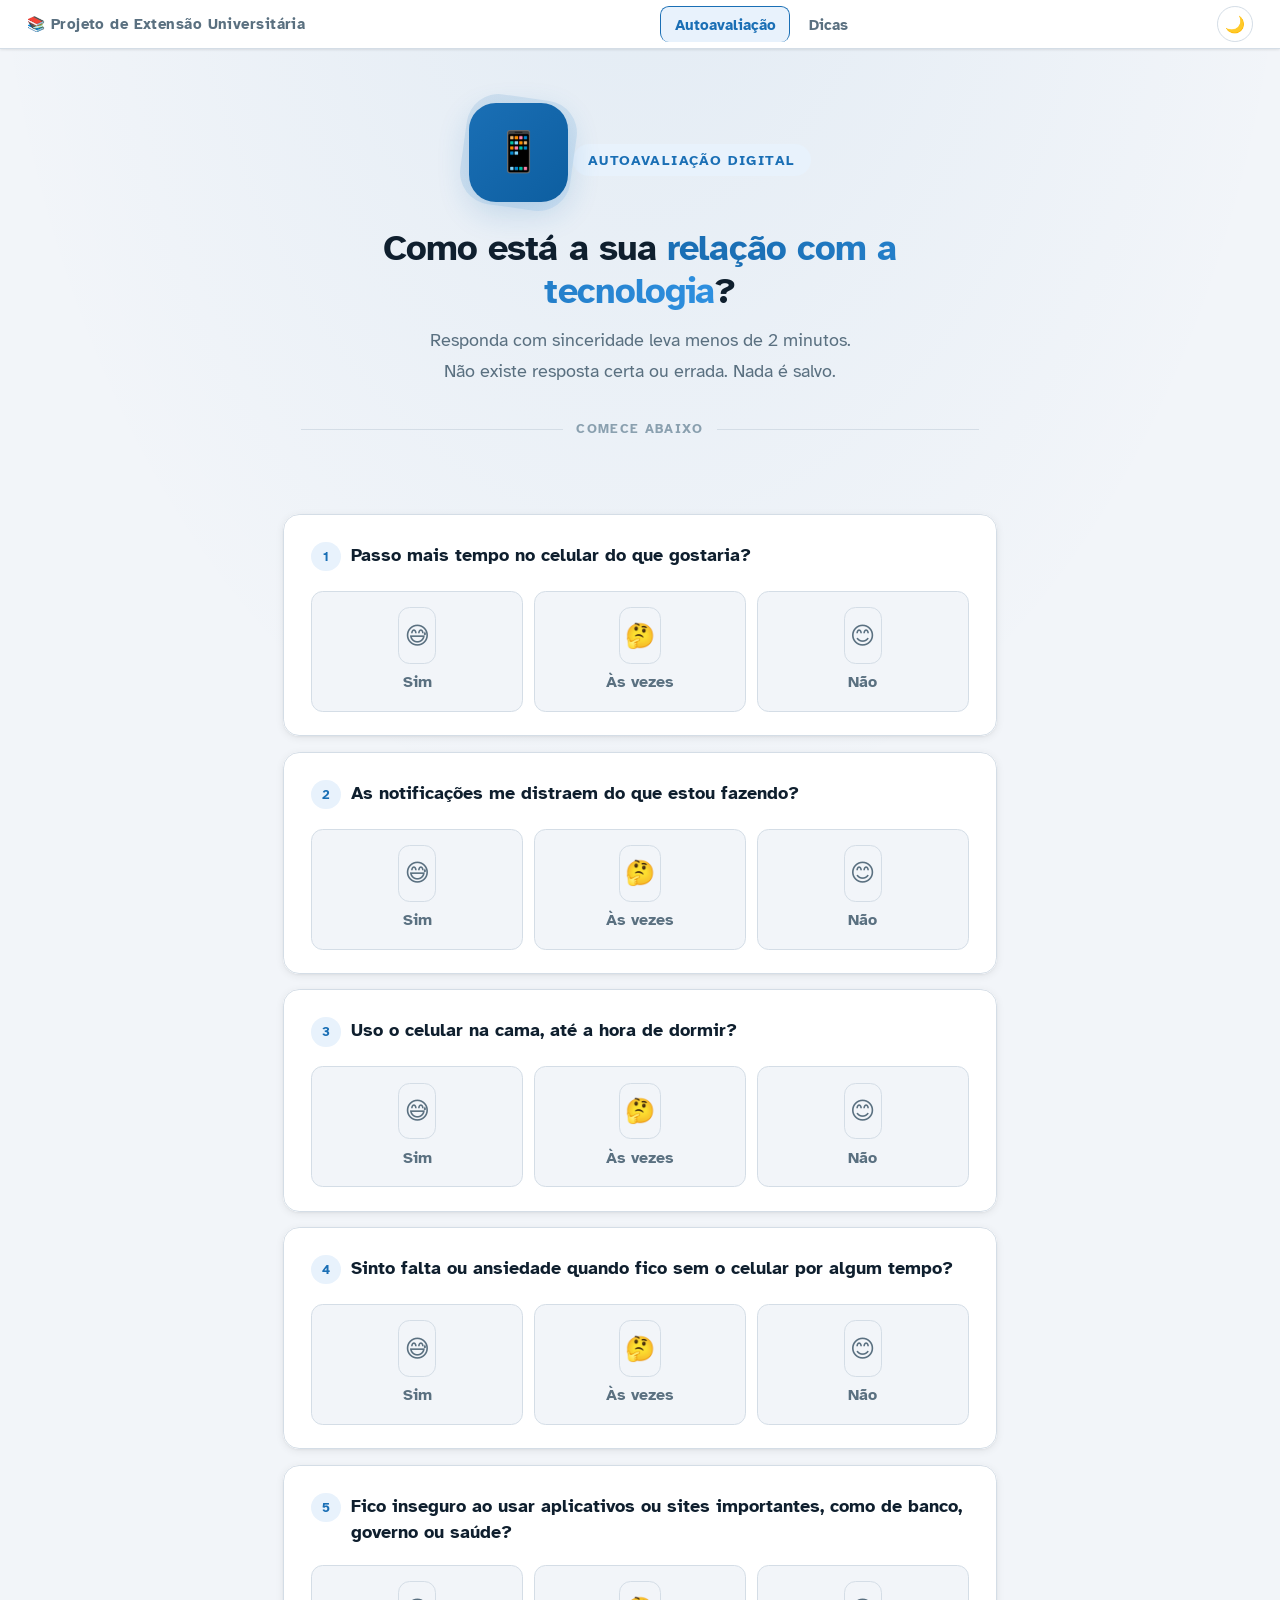
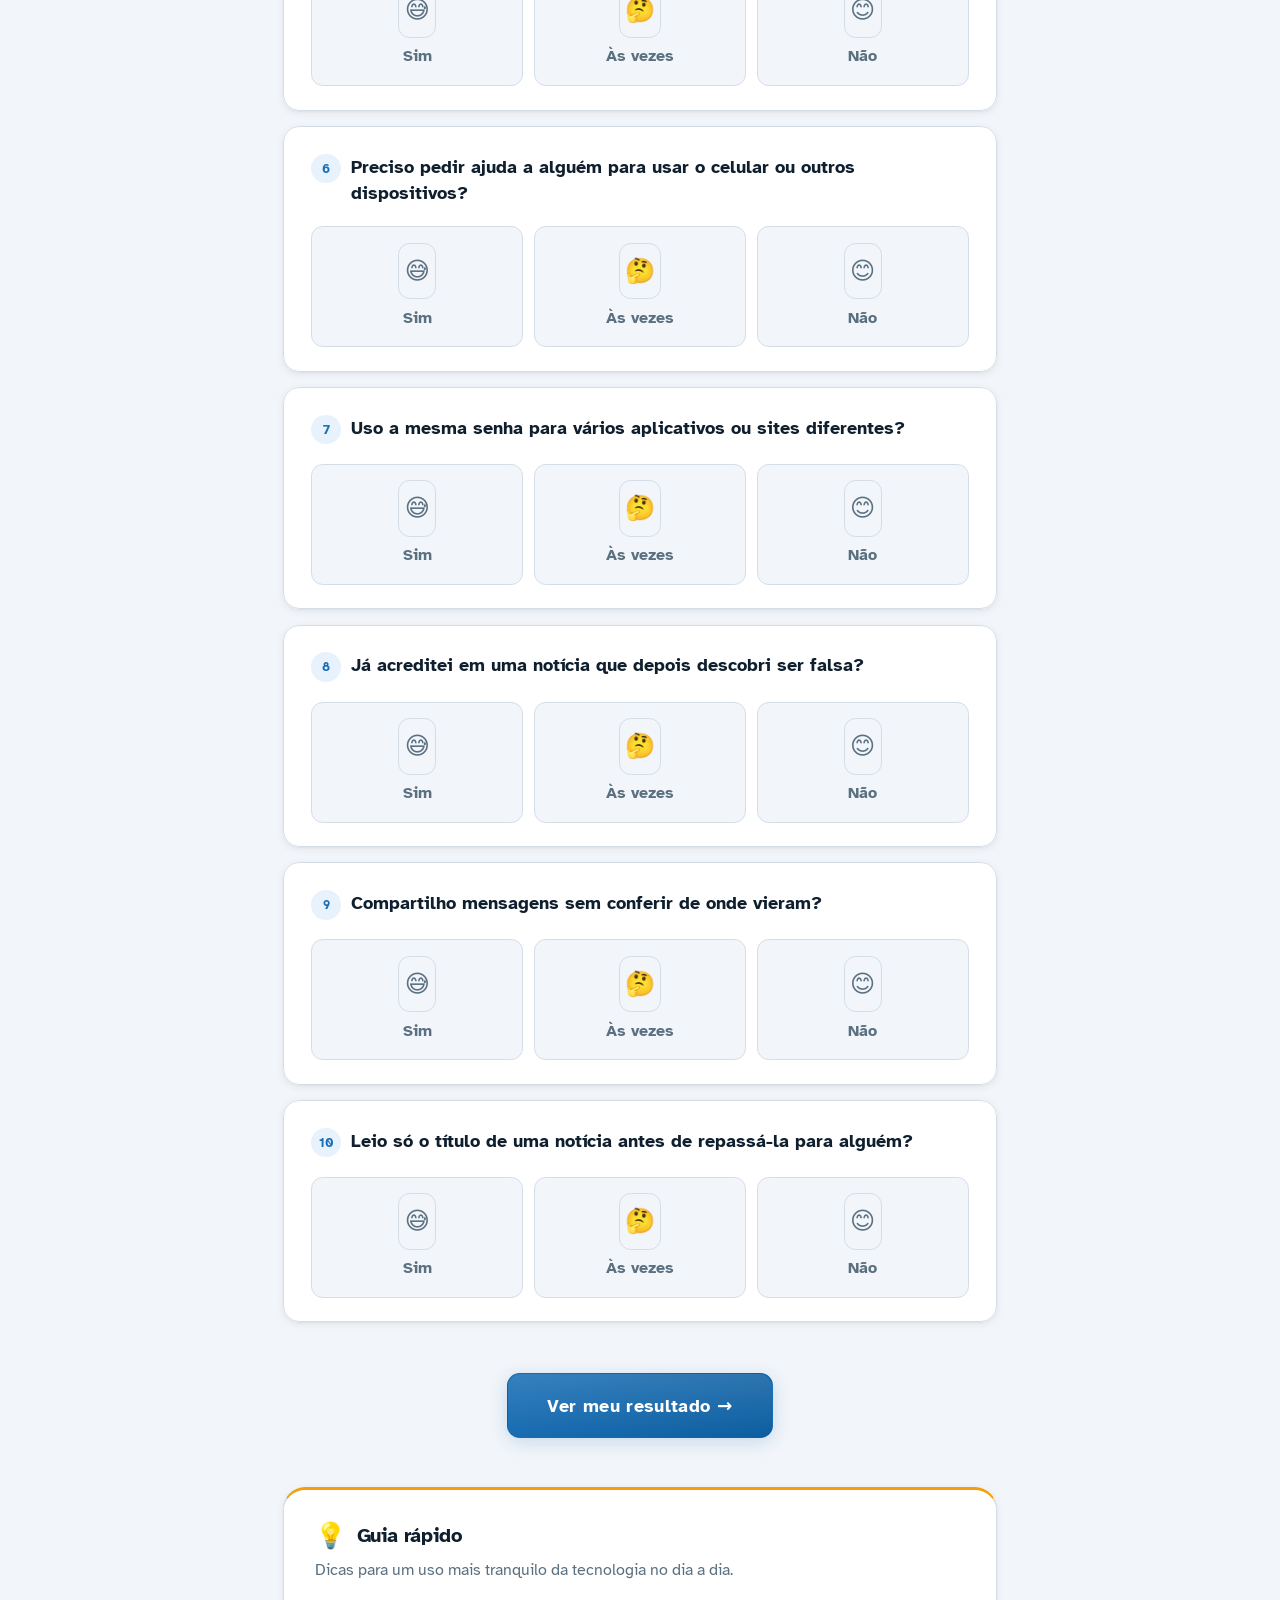
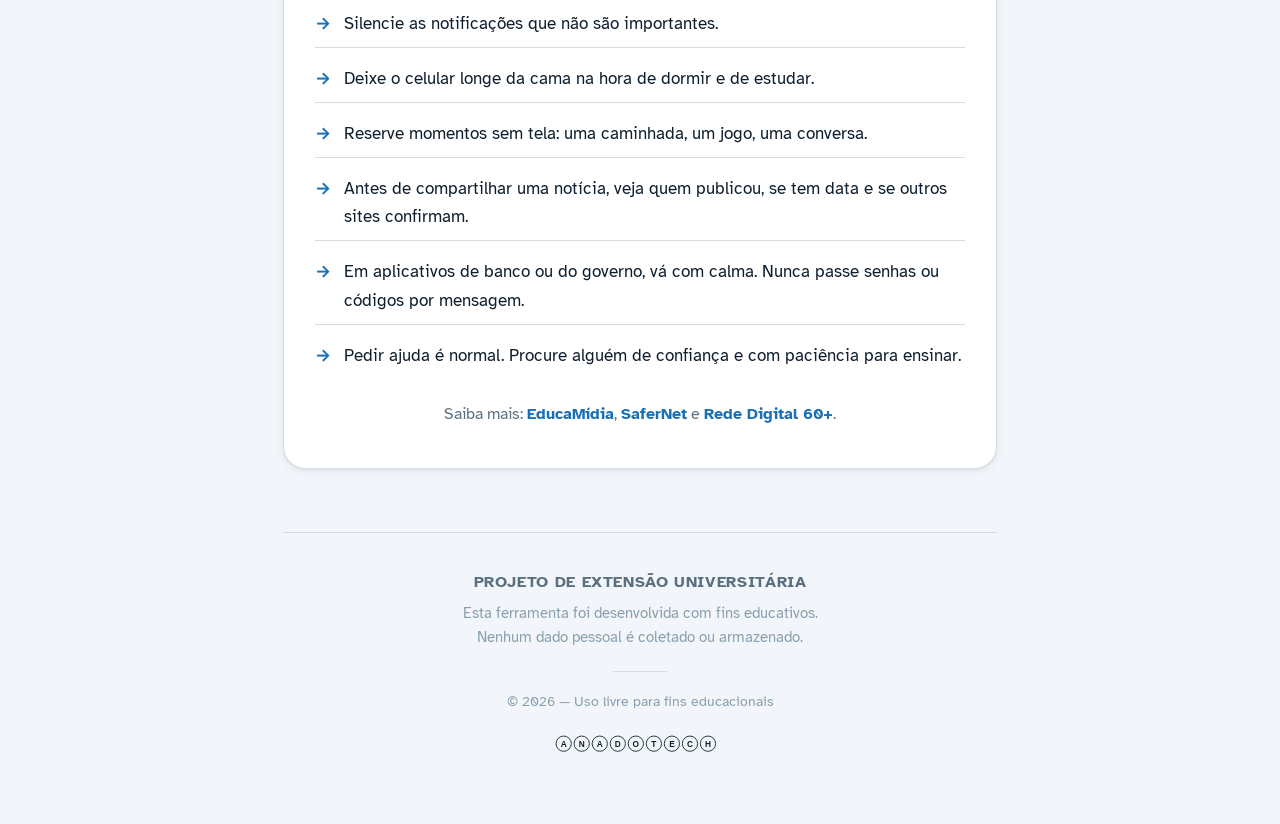
<file: index.html>
<!DOCTYPE html>
<html lang="pt-BR">

<head>
  <meta charset="utf-8">
  <meta name="viewport" content="width=device-width, initial-scale=1, viewport-fit=cover">
  <meta name="description"
    content="Autoavaliação rápida sobre sua relação com a tecnologia. Responda em menos de 2 minutos e receba dicas personalizadas.">
  <title>Autoavaliação Digital — Projeto de Extensão</title>

  <!-- Favicon na aba do navegador -->
  <link rel="icon" type="image/svg+xml" href="data:image/svg+xml,%3Csvg xmlns='http://www.w3.org/2000/svg' viewBox='0 0 64 64'%3E%3Cdefs%3E%3ClinearGradient id='g' x1='0%25' y1='0%25' x2='100%25' y2='100%25'%3E%3Cstop offset='0%25' stop-color='%231a6fb5'/%3E%3Cstop offset='100%25' stop-color='%232e90e0'/%3E%3C/linearGradient%3E%3C/defs%3E%3Crect width='64' height='64' rx='16' fill='url(%23g)'/%3E%3Crect x='18' y='10' width='28' height='44' rx='6' fill='%23ffffff' opacity='0.95'/%3E%3Crect x='22' y='16' width='20' height='30' rx='3' fill='%231a6fb5' opacity='0.2'/%3E%3Ccircle cx='32' cy='50' r='2.5' fill='%231a6fb5'/%3E%3Cline x1='28' y1='13' x2='36' y2='13' stroke='%231a6fb5' stroke-width='1.5' stroke-linecap='round'/%3E%3C/svg%3E">
  <link rel="icon" type="image/svg+xml" href="favicon.svg">

  <!-- Fontes -->
  <link rel="preconnect" href="https://fonts.googleapis.com">
  <link rel="preconnect" href="https://fonts.gstatic.com" crossorigin>
  <link
    href="https://fonts.googleapis.com/css2?family=Atkinson+Hyperlegible:ital,wght@0,400;0,700;1,400&family=Inter:wght@400;500;600;700;800&display=swap" rel="stylesheet">

  <!-- CSS com fallback -->
  <link rel="stylesheet" href="css/styles.css">
  <link rel="stylesheet" href="styles.css">
</head>

<body>

  <!-- Barra superior institucional -->
  <div class="topbar noprint">
    <span class="topbar-label">📚 Projeto de Extensão Universitária</span>
    <nav class="topbar-nav">
      <a href="index.html" class="topbar-link active">Autoavaliação</a>
      <a href="dicas.html" class="topbar-link">Dicas</a>
    </nav>
    <button class="theme-toggle" id="themeToggle" aria-label="Alternar tema escuro/claro" title="Alternar tema">
      <span class="theme-icon">🌙</span>
    </button>
  </div>

  <main>

    <!-- Cabeçalho -->
    <header class="hero noprint">
      <div class="hero-badge" aria-hidden="true">
        <span class="hero-icon">📱</span>
      </div>
      <div class="hero-kicker">Autoavaliação Digital</div>
      <h1>Como está a sua <em>relação com a tecnologia</em>?</h1>
      <p class="lead">
        Responda com sinceridade leva menos de 2 minutos.<br>
        Não existe resposta certa ou errada. Nada é salvo.
      </p>

      <!-- Barra de progresso do formulário -->
      <div class="progress-wrap noprint" id="progressWrap" hidden>
        <div class="progress-bar-track">
          <div class="progress-bar-fill" id="progressFill"></div>
        </div>
        <span class="progress-label" id="progressLabel">0 de 7 respondidas</span>
      </div>

      <div class="divider" aria-hidden="true">comece abaixo</div>
    </header>

    <!-- O JavaScript monta as perguntas aqui dentro -->
    <form id="f" novalidate></form>

    <p id="aviso" class="note" role="alert" hidden>
      Falta responder alguma pergunta. Ela está marcada logo acima.
    </p>

    <!-- Resultado -->
    <section id="resultado" hidden aria-live="polite">
      <div class="resultado-header">
        <h2>✨ Seu resultado</h2>
        <p class="resultado-subtitulo">Com base nas suas respostas, veja um panorama de cada área abaixo.</p>
      </div>
      <div id="areas"></div>

      <div id="acoes">
        <button class="btn" onclick="window.print()">🖨️ Imprimir / Salvar PDF</button>
        <button class="btn alt" id="refazer">↩ Responder novamente</button>
      </div>
    </section>

    <!-- Guia rápido -->
    <section class="guia">
      <div class="guia-title-row">
        <span class="guia-icon" aria-hidden="true">💡</span>
        <h2>Guia rápido</h2>
      </div>
      <p class="guia-sub">Dicas para um uso mais tranquilo da tecnologia no dia a dia.</p>
      <ul>
        <li>Silencie as notificações que não são importantes.</li>
        <li>Deixe o celular longe da cama na hora de dormir e de estudar.</li>
        <li>Reserve momentos sem tela: uma caminhada, um jogo, uma conversa.</li>
        <li>Antes de compartilhar uma notícia, veja quem publicou, se tem data e se outros sites confirmam.</li>
        <li>Em aplicativos de banco ou do governo, vá com calma. Nunca passe senhas ou códigos por mensagem.</li>
        <li>Pedir ajuda é normal. Procure alguém de confiança e com paciência para ensinar.</li>
      </ul>
      <p class="note">
        Saiba mais:
        <a href="https://educamidia.org.br" target="_blank" rel="noopener noreferrer">EducaMídia</a>,
        <a href="https://safernet.org.br" target="_blank" rel="noopener noreferrer">SaferNet</a>
        e <a href="https://rededigital60mais.org.br" target="_blank" rel="noopener noreferrer">Rede Digital 60+</a>.
      </p>
    </section>

    <!-- Rodapé -->
    <footer class="site-footer">
      <div class="footer-inner">
        <p class="footer-title">Projeto de Extensão Universitária</p>
        <p class="footer-desc">
          Esta ferramenta foi desenvolvida com fins educativos.<br>
          Nenhum dado pessoal é coletado ou armazenado.
        </p>
        <div class="footer-divider"></div>
        <p class="footer-copy">© 2026 — Uso livre para fins educacionais</p>

        <div class="anadotech-container">
          <svg xmlns="http://www.w3.org/2000/svg" viewBox="0 0 490 50" width="100%" height="auto"
            style="max-width: 170px; display: inline-block; vertical-align: middle;">
            <!-- Letra A -->
            <circle cx="25" cy="25" r="22" fill="none" stroke="currentColor" stroke-width="2.5" />
            <text x="25" y="26" font-family="Arial, Helvetica, sans-serif" font-weight="bold" font-size="24px"
              fill="currentColor" text-anchor="middle" dominant-baseline="central">A</text>

            <!-- Letra N -->
            <circle cx="77" cy="25" r="22" fill="none" stroke="currentColor" stroke-width="2.5" />
            <text x="77" y="26" font-family="Arial, Helvetica, sans-serif" font-weight="bold" font-size="24px"
              fill="currentColor" text-anchor="middle" dominant-baseline="central">N</text>

            <!-- Letra A -->
            <circle cx="129" cy="25" r="22" fill="none" stroke="currentColor" stroke-width="2.5" />
            <text x="129" y="26" font-family="Arial, Helvetica, sans-serif" font-weight="bold" font-size="24px"
              fill="currentColor" text-anchor="middle" dominant-baseline="central">A</text>

            <!-- Letra D -->
            <circle cx="181" cy="25" r="22" fill="none" stroke="currentColor" stroke-width="2.5" />
            <text x="181" y="26" font-family="Arial, Helvetica, sans-serif" font-weight="bold" font-size="24px"
              fill="currentColor" text-anchor="middle" dominant-baseline="central">D</text>

            <!-- Letra O -->
            <circle cx="233" cy="25" r="22" fill="none" stroke="currentColor" stroke-width="2.5" />
            <text x="233" y="26" font-family="Arial, Helvetica, sans-serif" font-weight="bold" font-size="24px"
              fill="currentColor" text-anchor="middle" dominant-baseline="central">O</text>

            <!-- Letra T -->
            <circle cx="285" cy="25" r="22" fill="none" stroke="currentColor" stroke-width="2.5" />
            <text x="285" y="26" font-family="Arial, Helvetica, sans-serif" font-weight="bold" font-size="24px"
              fill="currentColor" text-anchor="middle" dominant-baseline="central">T</text>

            <!-- Letra E -->
            <circle cx="337" cy="25" r="22" fill="none" stroke="currentColor" stroke-width="2.5" />
            <text x="337" y="26" font-family="Arial, Helvetica, sans-serif" font-weight="bold" font-size="24px"
              fill="currentColor" text-anchor="middle" dominant-baseline="central">E</text>

            <!-- Letra C -->
            <circle cx="389" cy="25" r="22" fill="none" stroke="currentColor" stroke-width="2.5" />
            <text x="389" y="26" font-family="Arial, Helvetica, sans-serif" font-weight="bold" font-size="24px"
              fill="currentColor" text-anchor="middle" dominant-baseline="central">C</text>

            <!-- Letra H -->
            <circle cx="441" cy="25" r="22" fill="none" stroke="currentColor" stroke-width="2.5" />
            <text x="441" y="26" font-family="Arial, Helvetica, sans-serif" font-weight="bold" font-size="24px"
              fill="currentColor" text-anchor="middle" dominant-baseline="central">H</text>
          </svg>
        </div>

      </div>
    </footer>

  </main>
  <script src="js/script.js"></script>
  <script src="js/theme.js"></script>
</body>

</html>
</file>
<file: css/styles.css>
/* =====================================================
   Variáveis e temas
   ===================================================== */
:root {
  /* Paleta principal */
  --bg: #f2f5f9;
  --paper: #ffffff;
  --ink: #0f1f2e;
  --muted: #5a7080;
  --subtle: #8aa0af;
  --brand: #1a6fb5;
  --brand-2: #0d5ea0;
  --brand-light: #e8f2fc;
  --brand-glow: rgba(26, 111, 181, .2);
  --on-brand: #ffffff;
  --line: #d4dde6;
  --accent: #f59e0b;
  --accent-soft: #fef3c7;

  /* Status */
  --ok: #057a55;
  --okbg: #d1fae5;
  --mid: #b45309;
  --midbg: #fef3c7;
  --hi: #b91c1c;
  --hibg: #fee2e2;

  /* Sombras */
  --shadow-xs: 0 1px 3px rgba(0, 0, 0, .06), 0 1px 2px rgba(0, 0, 0, .04);
  --shadow-sm: 0 2px 8px rgba(0, 0, 0, .07), 0 1px 3px rgba(0, 0, 0, .05);
  --shadow-md: 0 6px 24px rgba(0, 0, 0, .09), 0 2px 6px rgba(0, 0, 0, .06);
  --shadow-lg: 0 12px 40px rgba(0, 0, 0, .11), 0 4px 12px rgba(0, 0, 0, .07);

  /* Formas */
  --radius-sm: 0.5rem;
  --radius: 0.9rem;
  --radius-lg: 1.25rem;

  /* Topbar */
  --topbar-h: 2.75rem;

  box-sizing: border-box;
  padding-top: env(safe-area-inset-top, 0px);
  padding-bottom: env(safe-area-inset-bottom, 0px);
}

/* ── Modo escuro automático ── */
@media (prefers-color-scheme: dark) {
  :root:not([data-theme="light"]) {
    --bg: #0c1a25;
    --paper: #132030;
    --ink: #dce8f0;
    --muted: #7fa0b5;
    --subtle: #4e6d80;
    --brand: #4aa8f0;
    --brand-2: #2e90e0;
    --brand-light: #0d2a40;
    --brand-glow: rgba(74, 168, 240, .18);
    --on-brand: #05101a;
    --line: #1e3348;
    --accent: #f59e0b;
    --accent-soft: #451a03;
    --ok: #6ee7b7;
    --okbg: #064e3b;
    --mid: #fde68a;
    --midbg: #78350f;
    --hi: #fca5a5;
    --hibg: #7f1d1d;
    --shadow-xs: 0 1px 3px rgba(0, 0, 0, .25);
    --shadow-sm: 0 2px 8px rgba(0, 0, 0, .3), 0 1px 3px rgba(0, 0, 0, .2);
    --shadow-md: 0 6px 24px rgba(0, 0, 0, .35), 0 2px 6px rgba(0, 0, 0, .25);
    --shadow-lg: 0 12px 40px rgba(0, 0, 0, .4), 0 4px 12px rgba(0, 0, 0, .3);
  }
}

/* ── Modo escuro forçado ── */
[data-theme="dark"] {
  --bg: #0c1a25;
  --paper: #132030;
  --ink: #dce8f0;
  --muted: #7fa0b5;
  --subtle: #4e6d80;
  --brand: #4aa8f0;
  --brand-2: #2e90e0;
  --brand-light: #0d2a40;
  --brand-glow: rgba(74, 168, 240, .18);
  --on-brand: #05101a;
  --line: #1e3348;
  --accent: #f59e0b;
  --accent-soft: #451a03;
  --ok: #6ee7b7;
  --okbg: #064e3b;
  --mid: #fde68a;
  --midbg: #78350f;
  --hi: #fca5a5;
  --hibg: #7f1d1d;
  --shadow-xs: 0 1px 3px rgba(0, 0, 0, .25);
  --shadow-sm: 0 2px 8px rgba(0, 0, 0, .3), 0 1px 3px rgba(0, 0, 0, .2);
  --shadow-md: 0 6px 24px rgba(0, 0, 0, .35), 0 2px 6px rgba(0, 0, 0, .25);
  --shadow-lg: 0 12px 40px rgba(0, 0, 0, .4), 0 4px 12px rgba(0, 0, 0, .3);
}

*,
*::before,
*::after {
  box-sizing: inherit;
}

/* Garante que o atributo hidden funcione mesmo com display definido no CSS */
[hidden] {
  display: none !important;
}

/* =====================================================
   Base
   ===================================================== */
html {
  font-size: 112%;
  scroll-behavior: smooth;
  scroll-padding-top: calc(var(--topbar-h) + 1rem);
}

body {
  margin: 0;
  min-height: 100dvh;
  background: var(--bg);
  background-image:
    radial-gradient(ellipse 80% 40% at 50% -5%, rgba(26, 111, 181, .08) 0%, transparent 65%);
  color: var(--ink);
  font-family: "Atkinson Hyperlegible", "Inter", system-ui, -apple-system, "Segoe UI", sans-serif;
  line-height: 1.65;
  -webkit-font-smoothing: antialiased;
}

/* =====================================================
   Barra superior institucional
   ===================================================== */
.topbar {
  position: sticky;
  top: 0;
  z-index: 100;
  height: var(--topbar-h);
  background: var(--paper);
  border-bottom: 1px solid var(--line);
  box-shadow: var(--shadow-xs);
  display: flex;
  align-items: center;
  justify-content: space-between;
  padding: 0 1.5rem;
  backdrop-filter: blur(8px);
  -webkit-backdrop-filter: blur(8px);
}

.topbar-label {
  font-size: 0.82rem;
  font-weight: 600;
  color: var(--muted);
  letter-spacing: .03em;
}

/* ── Navegação entre páginas ── */
.topbar-nav {
  display: flex;
  align-items: center;
  gap: 0.25rem;
}

.topbar-link {
  font-size: 0.82rem;
  font-weight: 600;
  color: var(--muted);
  text-decoration: none;
  padding: 0.3rem 0.75rem;
  border-radius: var(--radius-sm);
  border: 1.5px solid transparent;
  transition: color .18s, background .18s, border-color .18s;
  border-bottom: none;
}

.topbar-link:hover {
  color: var(--brand);
  background: var(--brand-light);
  border-bottom: none;
}

.topbar-link.active {
  color: var(--brand);
  background: var(--brand-light);
  border-color: var(--brand);
}

.theme-toggle {
  background: none;
  border: 1.5px solid var(--line);
  border-radius: 50%;
  width: 2rem;
  height: 2rem;
  display: flex;
  align-items: center;
  justify-content: center;
  cursor: pointer;
  font-size: 0.9rem;
  transition: border-color .2s, background .2s;
  padding: 0;
  line-height: 1;
}

.theme-toggle:hover {
  border-color: var(--brand);
  background: var(--brand-light);
}

/* =====================================================
   Layout principal
   ===================================================== */
main {
  max-width: 42rem;
  margin: 0 auto;
  padding: 0 1.1rem 4rem;
}

/* =====================================================
   Hero / cabeçalho
   ===================================================== */
.hero {
  text-align: center;
  padding: 3rem 1rem 2.5rem;
  position: relative;
}

/* Anel decorativo atrás do ícone */
.hero-badge {
  position: relative;
  display: inline-flex;
  align-items: center;
  justify-content: center;
  width: 5.5rem;
  height: 5.5rem;
  margin-bottom: 1.4rem;
}

.hero-badge::before {
  content: "";
  position: absolute;
  inset: 0;
  border-radius: 1.6rem;
  background: linear-gradient(135deg, var(--brand) 0%, #2e90e0 100%);
  opacity: .12;
  transform: rotate(8deg) scale(1.12);
}

.hero-icon {
  display: inline-flex;
  align-items: center;
  justify-content: center;
  width: 5.5rem;
  height: 5.5rem;
  border-radius: 1.5rem;
  background: linear-gradient(135deg, var(--brand) 0%, var(--brand-2) 100%);
  box-shadow: 0 10px 32px var(--brand-glow);
  font-size: 2.2rem;
  animation: float 5s ease-in-out infinite;
  position: relative;
  z-index: 1;
}

@keyframes float {

  0%,
  100% {
    transform: translateY(0) rotate(0deg);
  }

  50% {
    transform: translateY(-7px) rotate(-3deg);
  }
}

.hero-kicker {
  display: inline-block;
  font-size: 0.78rem;
  font-weight: 700;
  letter-spacing: .1em;
  text-transform: uppercase;
  color: var(--brand);
  background: var(--brand-light);
  padding: 0.25rem 0.85rem;
  border-radius: 99px;
  margin-bottom: 1rem;
}

h1 {
  font-size: 2rem;
  line-height: 1.2;
  margin: 0 0 0.7rem;
  letter-spacing: -0.025em;
  font-weight: 700;
}

h1 em {
  font-style: normal;
  background: linear-gradient(90deg, var(--brand) 20%, #2e90e0 100%);
  -webkit-background-clip: text;
  -webkit-text-fill-color: transparent;
  background-clip: text;
}

.lead {
  color: var(--muted);
  max-width: 30rem;
  margin: 0 auto;
  font-size: 1rem;
  line-height: 1.7;
}

/* ── Barra de progresso do form ── */
.progress-wrap {
  margin: 1.6rem auto 0;
  max-width: 22rem;
  text-align: left;
}

.progress-bar-track {
  height: 5px;
  background: var(--line);
  border-radius: 99px;
  overflow: hidden;
  margin-bottom: 0.4rem;
}

.progress-bar-fill {
  height: 100%;
  background: linear-gradient(90deg, var(--brand) 0%, #2e90e0 100%);
  border-radius: 99px;
  transition: width .35s cubic-bezier(.4, 0, .2, 1);
  width: 0%;
}

.progress-label {
  font-size: 0.8rem;
  color: var(--subtle);
  font-weight: 600;
}

/* Linha divisória decorativa */
.divider {
  display: flex;
  align-items: center;
  gap: 0.75rem;
  margin: 1.8rem 0 0;
  color: var(--subtle);
  font-size: 0.75rem;
  letter-spacing: .1em;
  text-transform: uppercase;
  font-weight: 600;
}

.divider::before,
.divider::after {
  content: "";
  flex: 1;
  height: 1px;
  background: var(--line);
}

/* =====================================================
   Perguntas / Formulário
   ===================================================== */
#f {
  display: flex;
  flex-direction: column;
  gap: 0.85rem;
  margin-top: 1.6rem;
}

fieldset {
  border: 0;
  margin: 0;
  padding: 0;
  background: var(--paper);
  border-radius: var(--radius);
  box-shadow: var(--shadow-sm);
  padding: 1.5rem 1.5rem 1.3rem;
  border: 1px solid var(--line);
  transition: box-shadow .2s, transform .2s, border-color .2s;
  animation: slideUp .38s cubic-bezier(.22, 1, .36, 1) both;
}

fieldset:hover {
  box-shadow: var(--shadow-md);
  transform: translateY(-2px);
  border-color: var(--brand);
}

/* Campo com erro */
fieldset.error {
  border-color: var(--hi);
  box-shadow: 0 0 0 3px rgba(185, 28, 28, .12);
}

/* stagger animation */
fieldset:nth-child(1) {
  animation-delay: .04s;
}

fieldset:nth-child(2) {
  animation-delay: .08s;
}

fieldset:nth-child(3) {
  animation-delay: .13s;
}

fieldset:nth-child(4) {
  animation-delay: .18s;
}

fieldset:nth-child(5) {
  animation-delay: .23s;
}

fieldset:nth-child(6) {
  animation-delay: .28s;
}

fieldset:nth-child(7) {
  animation-delay: .33s;
}

@keyframes slideUp {
  from {
    opacity: 0;
    transform: translateY(18px);
  }

  to {
    opacity: 1;
    transform: translateY(0);
  }
}

/* badge de número */
.q-num {
  display: inline-flex;
  align-items: center;
  justify-content: center;
  min-width: 1.65rem;
  height: 1.65rem;
  border-radius: 50%;
  background: var(--brand-light);
  color: var(--brand);
  font-size: 0.75rem;
  font-weight: 700;
  margin-right: 0.55rem;
  flex-shrink: 0;
  letter-spacing: 0;
}

legend {
  font-weight: 700;
  font-size: 1.02rem;
  line-height: 1.45;
  padding: 0 0 1.1rem;
  float: left;
  width: 100%;
  display: flex;
  align-items: flex-start;
  color: var(--ink);
}

/* =====================================================
   Opções de resposta
   ===================================================== */
.opts {
  clear: both;
  display: grid;
  grid-template-columns: repeat(3, 1fr);
  gap: 0.6rem;
}

.opts label {
  position: relative;
  flex: 1;
}

.opts input {
  position: absolute;
  opacity: 0;
  inset: 0;
  width: 100%;
  height: 100%;
  margin: 0;
  cursor: pointer;
  border-radius: 0.65rem;
}

.opts span {
  display: flex;
  flex-direction: column;
  align-items: center;
  justify-content: center;
  gap: 0.3rem;
  text-align: center;
  padding: 0.85rem 0.3rem;
  border: 1.5px solid var(--line);
  border-radius: 0.65rem;
  background: var(--bg);
  font-size: 0.9rem;
  font-weight: 600;
  color: var(--muted);
  transition: all .18s cubic-bezier(.4, 0, .2, 1);
  user-select: none;
}

.opts span .emoji {
  font-size: 1.35rem;
  line-height: 1;
}

.opts input:hover+span {
  border-color: var(--brand);
  color: var(--ink);
  background: var(--brand-light);
  transform: translateY(-2px);
  box-shadow: 0 4px 14px var(--brand-glow);
}

.opts input:checked+span {
  background: var(--brand);
  color: var(--on-brand);
  border-color: var(--brand);
  box-shadow: 0 5px 16px var(--brand-glow);
  transform: translateY(-2px);
}

.opts input:focus-visible+span {
  outline: 3px solid var(--accent);
  outline-offset: 2px;
}

/* =====================================================
   Botão principal
   ===================================================== */
.submit-wrap {
  margin: 2rem 0 0;
  display: flex;
  justify-content: center;
}

.btn {
  font: inherit;
  font-family: "Atkinson Hyperlegible", system-ui, sans-serif;
  font-weight: 700;
  font-size: 1.02rem;
  padding: 0.9rem 2.2rem;
  border-radius: 0.7rem;
  border: 1.5px solid transparent;
  background: linear-gradient(135deg, var(--brand) 0%, var(--brand-2) 100%);
  color: var(--on-brand);
  cursor: pointer;
  letter-spacing: .02em;
  transition: all .22s cubic-bezier(.4, 0, .2, 1);
  box-shadow: 0 4px 18px var(--brand-glow);
  position: relative;
  overflow: hidden;
  display: inline-flex;
  align-items: center;
  gap: 0.4em;
}

.btn::after {
  content: "";
  position: absolute;
  inset: 0;
  background: linear-gradient(to bottom, rgba(255, 255, 255, .12), transparent);
  border-radius: inherit;
  pointer-events: none;
}

.btn:hover {
  transform: translateY(-2px);
  box-shadow: 0 8px 28px var(--brand-glow);
}

.btn:active {
  transform: translateY(0);
  box-shadow: 0 2px 8px var(--brand-glow);
}

.btn.alt {
  background: transparent;
  color: var(--muted);
  border-color: var(--line);
  box-shadow: none;
}

.btn.alt:hover {
  border-color: var(--brand);
  color: var(--brand);
  background: var(--brand-light);
  box-shadow: none;
}

.btn:focus-visible {
  outline: 3px solid var(--accent);
  outline-offset: 2px;
}

/* =====================================================
   Aviso de campo faltando
   ===================================================== */
#aviso {
  font-size: 0.92rem;
  font-weight: 600;
  color: var(--hi);
  background: var(--hibg);
  border: 1.5px solid rgba(185, 28, 28, .3);
  border-radius: var(--radius-sm);
  padding: 0.8rem 1.1rem;
  margin: 0.75rem 0 0;
  display: flex;
  align-items: center;
  gap: 0.55rem;
  animation: slideUp .3s both;
}

#aviso::before {
  content: "⚠️";
  font-size: 1.05rem;
  flex-shrink: 0;
}

/* =====================================================
   Seção de Resultado
   ===================================================== */
#resultado {
  animation: slideUp .45s cubic-bezier(.22, 1, .36, 1) both;
}

.resultado-header {
  margin: 2.5rem 0 0.25rem;
  padding: 0;
}

.resultado-header h2 {
  font-size: 1.6rem;
  margin: 0 0 0.35rem;
  letter-spacing: -.02em;
}

.resultado-subtitulo {
  font-size: 0.95rem;
  color: var(--muted);
  margin: 0 0 1.2rem;
}

.area {
  border: 1px solid var(--line);
  border-radius: var(--radius);
  padding: 1.4rem 1.5rem;
  margin: 0.8rem 0;
  background: var(--paper);
  box-shadow: var(--shadow-sm);
  transition: box-shadow .2s, transform .2s;
  animation: slideUp .38s cubic-bezier(.22, 1, .36, 1) both;
  position: relative;
  overflow: hidden;
}

.area::before {
  content: "";
  position: absolute;
  top: 0;
  left: 0;
  width: 4px;
  height: 100%;
  background: var(--brand);
  border-radius: 4px 0 0 4px;
}

.area:nth-child(2) {
  animation-delay: .09s;
}

.area:nth-child(3) {
  animation-delay: .18s;
}

.area:hover {
  box-shadow: var(--shadow-md);
  transform: translateY(-2px);
}

.area-header {
  display: flex;
  align-items: flex-start;
  justify-content: space-between;
  gap: 0.75rem;
  flex-wrap: wrap;
  margin-bottom: 0.8rem;
}

.area h3 {
  margin: 0;
  font-size: 1.05rem;
  flex: 1;
  line-height: 1.35;
}

.tag {
  display: inline-flex;
  align-items: center;
  gap: 0.3em;
  padding: 0.22rem 0.8rem;
  border-radius: 99px;
  font-weight: 700;
  font-size: 0.82rem;
  white-space: nowrap;
  letter-spacing: .02em;
}

.n0 {
  background: var(--okbg);
  color: var(--ok);
}

.n1 {
  background: var(--midbg);
  color: var(--mid);
}

.n2 {
  background: var(--hibg);
  color: var(--hi);
}

/* Faixa lateral por nível */
.area.level-0::before {
  background: var(--ok);
}

.area.level-1::before {
  background: var(--mid);
}

.area.level-2::before {
  background: var(--hi);
}

/* Barra de progresso */
.bar-wrap {
  height: 5px;
  background: var(--line);
  border-radius: 99px;
  margin: 0.5rem 0 1rem;
  overflow: hidden;
}

.bar-fill {
  height: 100%;
  border-radius: 99px;
  background: linear-gradient(90deg, var(--brand) 0%, #2e90e0 100%);
  transform-origin: left;
  animation: barGrow .75s cubic-bezier(.4, 0, .2, 1) both;
}

.bar-fill.mid {
  background: linear-gradient(90deg, #f59e0b, #ef4444);
}

.bar-fill.hi {
  background: linear-gradient(90deg, #ef4444, #dc2626);
}

.bar-fill.ok {
  background: linear-gradient(90deg, #10b981, #059669);
}

@keyframes barGrow {
  from {
    transform: scaleX(0);
  }

  to {
    transform: scaleX(1);
  }
}

.area p {
  margin: 0 0 0.5rem;
  font-size: 0.93rem;
  color: var(--muted);
  font-weight: 500;
}

ul {
  padding-left: 1.3rem;
  margin: 0.4rem 0;
}

li {
  margin: 0.45rem 0;
  font-size: 0.95rem;
  color: var(--ink);
}

#acoes {
  display: flex;
  flex-wrap: wrap;
  gap: 0.8rem;
  margin-top: 1.75rem;
}

/* =====================================================
   Guia rápido
   ===================================================== */
.guia {
  background: var(--paper);
  border-radius: var(--radius-lg);
  box-shadow: var(--shadow-sm);
  padding: 1.6rem 1.7rem 1.4rem;
  margin-top: 2.75rem;
  border: 1px solid var(--line);
  border-top: 3px solid var(--accent);
  position: relative;
}

.guia-title-row {
  display: flex;
  align-items: center;
  gap: 0.6rem;
  margin-bottom: 0.3rem;
}

.guia-icon {
  font-size: 1.4rem;
  line-height: 1;
}

.guia h2 {
  font-size: 1.12rem;
  margin: 0;
  color: var(--ink);
  letter-spacing: -.01em;
}

.guia-sub {
  font-size: 0.88rem;
  color: var(--muted);
  margin: 0 0 1rem;
}

.guia ul {
  padding-left: 0;
  margin: 0;
}

.guia li {
  padding: 0.5rem 0 0.5rem 1.6rem;
  border-bottom: 1px solid var(--line);
  font-size: 0.95rem;
  list-style: none;
  position: relative;
  color: var(--ink);
}

.guia li::before {
  content: "→";
  position: absolute;
  left: 0;
  color: var(--brand);
  font-weight: 700;
}

.guia li:last-child {
  border-bottom: 0;
}

/* =====================================================
   Links
   ===================================================== */
a {
  color: var(--brand);
  text-decoration: none;
  font-weight: 600;
  border-bottom: 1.5px solid transparent;
  transition: border-color .18s, color .18s;
}

a:hover {
  border-bottom-color: var(--brand);
}

a:focus-visible {
  outline: 3px solid var(--accent);
  outline-offset: 2px;
  border-radius: 2px;
}

/* =====================================================
   Notas
   ===================================================== */
.note {
  font-size: 0.87rem;
  color: var(--muted);
  text-align: center;
  margin-top: 1.3rem;
}

/* =====================================================
   Rodapé institucional
   ===================================================== */
.site-footer {
  margin-top: 3.5rem;
}

.footer-inner {
  border-top: 1px solid var(--line);
  padding-top: 2rem;
  text-align: center;
}

.footer-title {
  font-size: 0.88rem;
  font-weight: 700;
  color: var(--muted);
  letter-spacing: .04em;
  text-transform: uppercase;
  margin: 0 0 0.4rem;
}

.footer-desc {
  font-size: 0.83rem;
  color: var(--subtle);
  margin: 0 0 1.2rem;
  line-height: 1.6;
}

.footer-divider {
  height: 1px;
  background: var(--line);
  margin: 0 auto 1rem;
  width: 3rem;
  border-radius: 99px;
}

.footer-copy {
  font-size: 0.78rem;
  color: var(--subtle);
  margin: 0;
}

/* ── Marcação Anadotech no Rodapé ── */
.anadotech-container {
  margin-top: 1.25rem;
  display: flex;
  flex-direction: column;
  align-items: center;
  gap: 0.4rem;
}

.anadotech-badge {
  display: inline-block;
  font-family: 'Inter', system-ui, -apple-system, sans-serif;
  font-weight: 800;
  font-size: 0.85rem;
  letter-spacing: 0.22em;
  text-transform: uppercase;
  color: var(--brand);
  background: var(--brand-light);
  padding: 0.35rem 1.1rem;
  border-radius: 99px;
  border: 1px solid var(--line);
  transition: all .2s;
}

.anadotech-badge:hover {
  border-color: var(--brand);
  box-shadow: 0 2px 10px var(--brand-glow);
}

/* =====================================================
   Estilos específicos da página de Dicas (compartilhados)
   ===================================================== */
.indice {
  display: grid;
  grid-template-columns: repeat(2, 1fr);
  gap: 0.6rem;
  margin: 1.6rem 0 0;
}

.indice-item {
  display: flex;
  align-items: center;
  gap: 0.55rem;
  padding: 0.7rem 1rem;
  background: var(--paper);
  border: 1px solid var(--line);
  border-radius: var(--radius-sm);
  font-size: 0.88rem;
  font-weight: 600;
  color: var(--ink);
  text-decoration: none;
  border-bottom: none;
  transition: background .18s, border-color .18s, transform .18s, color .18s;
  box-shadow: var(--shadow-xs);
}

.indice-item:hover {
  background: var(--brand-light);
  border-color: var(--brand);
  transform: translateY(-1px);
  color: var(--brand);
}

.indice-icon {
  font-size: 1.1rem;
  line-height: 1;
}

.dica-secao {
  margin-top: 3rem;
  scroll-margin-top: calc(var(--topbar-h) + 1.2rem);
}

.secao-titulo {
  display: flex;
  align-items: center;
  gap: 0.65rem;
  margin-bottom: 1.25rem;
  padding-bottom: 0.75rem;
  border-bottom: 2px solid var(--line);
}

.secao-icon {
  font-size: 1.5rem;
  line-height: 1;
}

.secao-titulo h2 {
  margin: 0;
  font-size: 1.3rem;
  letter-spacing: -.02em;
  color: var(--ink);
}

.card-grid {
  display: grid;
  grid-template-columns: 1fr;
  gap: 0.85rem;
}

.mt-1 { margin-top: 1rem; }

.dica-card {
  background: var(--paper);
  border: 1px solid var(--line);
  border-radius: var(--radius);
  padding: 1.4rem 1.5rem;
  box-shadow: var(--shadow-sm);
  transition: box-shadow .2s, transform .2s, border-color .2s;
  position: relative;
  overflow: hidden;
}

.dica-card::before {
  content: "";
  position: absolute;
  top: 0; left: 0;
  width: 4px; height: 100%;
  background: var(--brand);
  border-radius: 4px 0 0 4px;
}

.dica-card.destaque {
  border-color: var(--brand);
  background: var(--brand-light);
}

.dica-card.destaque::before {
  background: var(--brand-2);
}

.dica-card:hover {
  box-shadow: var(--shadow-md);
  transform: translateY(-2px);
  border-color: var(--brand);
}

.card-icon {
  font-size: 1.6rem;
  line-height: 1;
  margin-bottom: 0.65rem;
}

.dica-card h3 {
  margin: 0 0 0.5rem;
  font-size: 1.05rem;
  line-height: 1.35;
  color: var(--ink);
}

.dica-card p {
  margin: 0 0 0.4rem;
  font-size: 0.93rem;
  color: var(--muted);
  line-height: 1.6;
}

.dica-card p:last-child { margin-bottom: 0; }

.card-tip {
  font-size: 0.87rem !important;
  background: var(--bg);
  border: 1px solid var(--line);
  border-radius: var(--radius-sm);
  padding: 0.55rem 0.8rem;
  margin-top: 0.65rem !important;
  color: var(--muted) !important;
}

.checklist-box {
  background: var(--paper);
  border: 1px solid var(--line);
  border-radius: var(--radius);
  padding: 1.5rem 1.6rem;
  box-shadow: var(--shadow-sm);
  border-top: 3px solid var(--brand);
}

.checklist-titulo {
  font-size: 1.05rem;
  margin: 0 0 1.1rem;
  color: var(--ink);
}

.checklist {
  list-style: none;
  padding: 0;
  margin: 0;
  display: flex;
  flex-direction: column;
  gap: 0.85rem;
}

.checklist li {
  display: flex;
  gap: 0.8rem;
  align-items: flex-start;
  font-size: 0.95rem;
  padding-bottom: 0.85rem;
  border-bottom: 1px solid var(--line);
}

.checklist li:last-child {
  border-bottom: 0;
  padding-bottom: 0;
}

.check-icon {
  font-size: 1.2rem;
  line-height: 1.4;
  flex-shrink: 0;
}

.checklist li div {
  color: var(--muted);
  line-height: 1.55;
}

.checklist li strong {
  color: var(--ink);
  display: block;
  margin-bottom: 0.15rem;
}

.recursos-grid {
  display: grid;
  grid-template-columns: 1fr;
  gap: 0.85rem;
}

.recurso-card {
  display: block;
  background: var(--paper);
  border: 1px solid var(--line);
  border-radius: var(--radius);
  padding: 1.3rem 1.4rem;
  box-shadow: var(--shadow-sm);
  text-decoration: none;
  color: var(--ink);
  border-bottom: none;
  transition: box-shadow .2s, transform .2s, border-color .2s;
}

.recurso-card:hover {
  box-shadow: var(--shadow-md);
  transform: translateY(-2px);
  border-color: var(--brand);
}

.recurso-header {
  display: flex;
  align-items: center;
  gap: 0.6rem;
  margin-bottom: 0.5rem;
}

.recurso-icon {
  font-size: 1.3rem;
  line-height: 1;
}

.recurso-tag {
  font-size: 0.75rem;
  font-weight: 700;
  letter-spacing: .05em;
  text-transform: uppercase;
  color: var(--brand);
  background: var(--brand-light);
  padding: 0.15rem 0.6rem;
  border-radius: 99px;
}

.recurso-card h3 {
  margin: 0 0 0.4rem;
  font-size: 1.05rem;
  color: var(--ink);
}

.recurso-card p {
  font-size: 0.9rem;
  color: var(--muted);
  margin: 0 0 0.75rem;
  line-height: 1.55;
}

.recurso-link {
  font-size: 0.83rem;
  font-weight: 700;
  color: var(--brand);
}

.cta-avaliacao {
  margin-top: 3rem;
}

.cta-inner {
  background: linear-gradient(135deg, var(--brand) 0%, var(--brand-2) 100%);
  border-radius: var(--radius-lg);
  padding: 2rem 2rem;
  text-align: center;
  box-shadow: 0 8px 32px var(--brand-glow);
  display: flex;
  flex-direction: column;
  align-items: center;
  gap: 1rem;
}

.cta-texto {
  font-size: 1.05rem;
  font-weight: 700;
  color: var(--on-brand);
  margin: 0;
  opacity: .95;
}

.cta-inner .btn {
  background: var(--on-brand);
  color: var(--brand-2);
  border-color: transparent;
  box-shadow: 0 4px 16px rgba(0,0,0,.15);
}

.cta-inner .btn:hover {
  box-shadow: 0 8px 24px rgba(0,0,0,.2);
  transform: translateY(-2px);
}

@media (min-width: 560px) {
  .card-grid {
    grid-template-columns: repeat(2, 1fr);
  }

  .recursos-grid {
    grid-template-columns: repeat(2, 1fr);
  }

  .indice {
    grid-template-columns: repeat(4, 1fr);
  }
}


/* =====================================================
   Responsividade — telas pequenas
   ===================================================== */
@media (max-width: 400px) {
  h1 {
    font-size: 1.65rem;
  }

  .topbar-label {
    display: none;
  }

  fieldset {
    padding: 1.2rem 1rem 1rem;
  }

  .opts span {
    font-size: 0.82rem;
    padding: 0.7rem 0.2rem;
  }

  .opts span .emoji {
    font-size: 1.15rem;
  }
}

/* =====================================================
   Impressão
   ===================================================== */
@media print {
  html {
    font-size: 100%;
  }

  body {
    background: #fff;
    color: #000;
    background-image: none;
  }

  .topbar,
  form,
  #acoes,
  .noprint,
  .hero-badge,
  .divider,
  .progress-wrap,
  .theme-toggle {
    display: none !important;
  }

  .area,
  .guia {
    break-inside: avoid;
    border-color: #999 !important;
    background: #fff !important;
    box-shadow: none !important;
  }

  .area::before {
    display: none;
  }

  .tag {
    border: 1px solid #666;
    background: #fff !important;
    color: #000 !important;
  }

  .bar-wrap {
    display: none;
  }

  .site-footer {
    margin-top: 1.5rem;
  }
}
</file>
<file: styles.css>
/* =====================================================
   Arquivo de compatibilidade na raiz
   ===================================================== */
@import url('css/styles.css');
</file>
